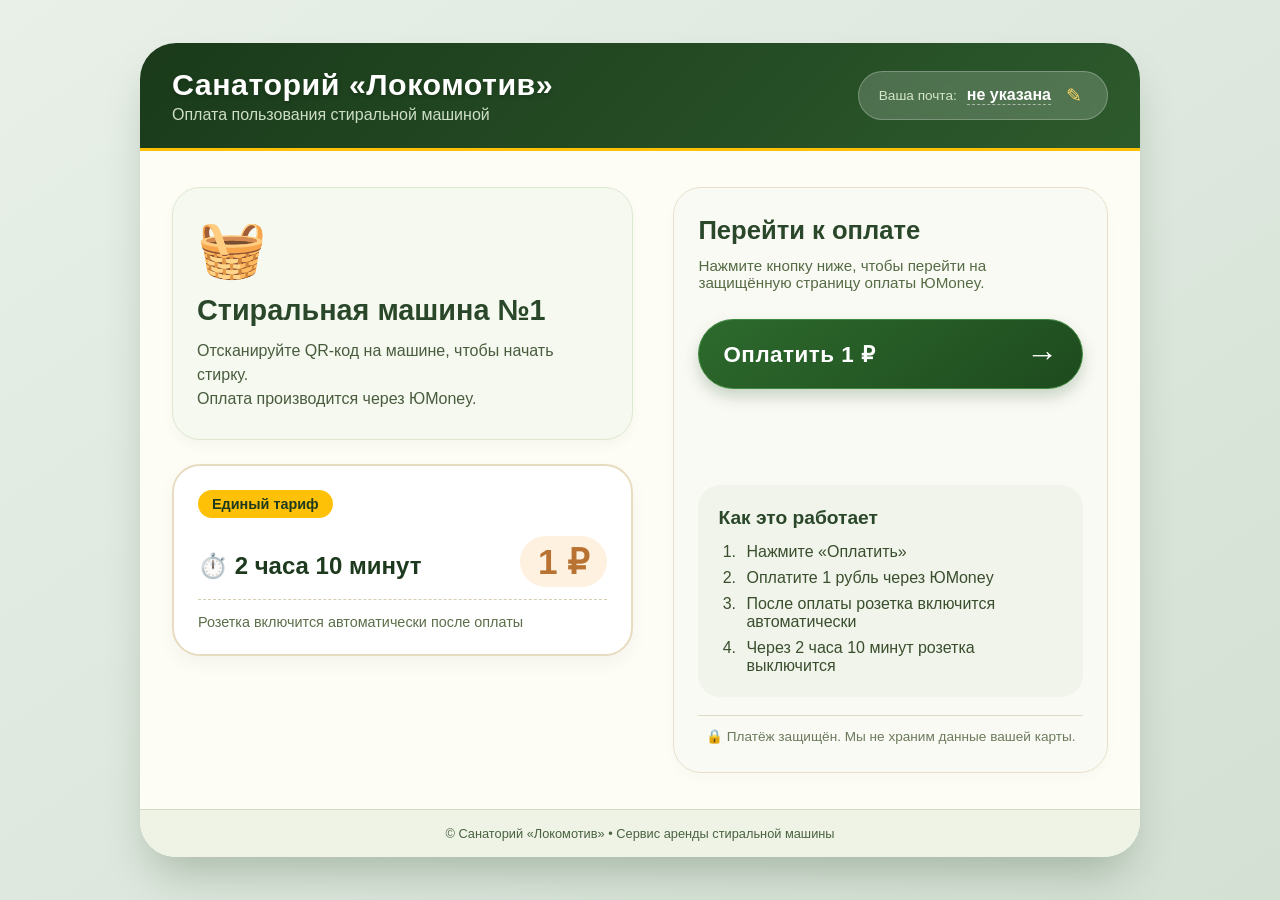
<file: index.html>
<!DOCTYPE html>
<html lang="ru">
<head>
    <meta charset="UTF-8">
    <meta name="viewport" content="width=device-width, initial-scale=1.0">
    <title>Санаторий «Локомотив» — Стиральная машина</title>
    <link rel="stylesheet" href="style.css">
    <style>
        /* Дополнительные стили для модального окна */
        .modal-overlay {
            position: fixed;
            top: 0;
            left: 0;
            width: 100%;
            height: 100%;
            background: rgba(0, 0, 0, 0.5);
            display: none;
            justify-content: center;
            align-items: center;
            z-index: 1000;
        }
        .modal {
            background: white;
            border-radius: 36px;
            padding: 40px;
            text-align: center;
            max-width: 450px;
            width: 90%;
            box-shadow: 0 25px 45px rgba(0, 0, 0, 0.2);
        }
        .modal-icon {
            font-size: 70px;
            margin-bottom: 20px;
        }
        .modal-title {
            font-size: 2rem;
            color: #2d5a2d;
            margin-bottom: 15px;
        }
        .modal-message {
            font-size: 1.2rem;
            color: #4a5c3e;
            margin-bottom: 25px;
        }
        .modal-close {
            background: #2d6a2d;
            color: white;
            border: none;
            padding: 12px 30px;
            font-size: 1.1rem;
            border-radius: 50px;
            cursor: pointer;
        }
        .modal-close:hover {
            background: #1e4a1e;
        }
    </style>
</head>
<body>
    <div class="container">
        <!-- Шапка -->
        <header class="header">
            <div class="header-left">
                <h1 class="sanatorium-name">Санаторий «Локомотив»</h1>
                <p class="subtitle">Оплата пользования стиральной машиной</p>
            </div>
            <div class="header-right" id="emailBlock">
                <span class="email-label">Ваша почта:</span>
                <span class="email-value" id="userEmail">не указана</span>
                <button class="btn-edit" id="editEmailBtn">✎</button>
            </div>
        </header>

        <!-- Основной контент -->
        <main class="main">
            <div class="info-section">
                <div class="service-card">
                    <div class="service-icon">🧺</div>
                    <h2 id="deviceName">Стиральная машина №1</h2>
                    <p class="service-desc">
                        Отсканируйте QR-код на машине, чтобы начать стирку.<br>
                        Оплата производится через ЮMoney.
                    </p>
                </div>

                <div class="tariff-card">
                    <div class="tariff-badge">Единый тариф</div>
                    <div class="tariff-details">
                        <span class="tariff-time">⏱️ 2 часа 10 минут</span>
                        <span class="tariff-price">1 ₽</span>
                    </div>
                    <p class="tariff-note">Розетка включится автоматически после оплаты</p>
                </div>
            </div>

            <div class="payment-section">
                <h3>Перейти к оплате</h3>
                <p class="payment-hint">
                    Нажмите кнопку ниже, чтобы перейти на защищённую страницу оплаты ЮMoney.
                </p>
                
                <button class="btn-pay" id="payButton">
                    <span class="btn-text">Оплатить 1 ₽</span>
                    <span class="btn-arrow">→</span>
                </button>

                <div id="statusMessage" class="status-message"></div>

                <div class="info-block">
                    <h4>Как это работает</h4>
                    <ol class="steps">
                        <li>Нажмите «Оплатить»</li>
                        <li>Оплатите 1 рубль через ЮMoney</li>
                        <li>После оплаты розетка включится автоматически</li>
                        <li>Через 2 часа 10 минут розетка выключится</li>
                    </ol>
                </div>

                <div class="security-note">
                    🔒 Платёж защищён. Мы не храним данные вашей карты.
                </div>
            </div>
        </main>

        <footer class="footer">
            <p>© Санаторий «Локомотив» • Сервис аренды стиральной машины</p>
        </footer>
    </div>

    <!-- Модальное окно успешной оплаты -->
    <div class="modal-overlay" id="successModal">
        <div class="modal">
            <div class="modal-icon">✅</div>
            <h2 class="modal-title">Оплата прошла успешно!</h2>
            <p class="modal-message" id="modalMessage">
                Стиральная машина включена.<br>Она будет работать 2 часа 10 минут.
            </p>
            <button class="modal-close" id="modalCloseBtn">Понятно</button>
        </div>
    </div>

    <script>
        (function() {
            'use strict';

            // ========== НАСТРОЙКИ ==========
            const WALLET = '4100118020422729';
            
            // Получаем ID устройства из URL (?device=01)
            const urlParams = new URLSearchParams(window.location.search);
            const DEVICE_ID = urlParams.get('device') || '01';
            
            // Названия устройств
            const DEVICE_NAMES = {
                '01': 'Стиральная машина №1',
                '02': 'Стиральная машина №2',
                '03': 'Стиральная машина №3',
                '04': 'Стиральная машина №4',
                '05': 'Стиральная машина №5',
                '06': 'Стиральная машина №6',
                '07': 'Стиральная машина №7',
                '08': 'Стиральная машина №8',
                '09': 'Стиральная машина №9',
                '10': 'Стиральная машина №10'
            };
            
            // Устанавливаем название устройства
            document.getElementById('deviceName').textContent = DEVICE_NAMES[DEVICE_ID] || 'Стиральная машина';
            
            const DOM_ELEMENTS = {
                userEmailSpan: document.getElementById('userEmail'),
                editEmailBtn: document.getElementById('editEmailBtn'),
                payButton: document.getElementById('payButton'),
                statusMessage: document.getElementById('statusMessage'),
                emailBlock: document.getElementById('emailBlock'),
                successModal: document.getElementById('successModal'),
                modalMessage: document.getElementById('modalMessage'),
                modalCloseBtn: document.getElementById('modalCloseBtn')
            };

            // ========== ПРОВЕРКА ВОЗВРАТА ПОСЛЕ ОПЛАТЫ ==========
            // Если в URL есть параметр payment=success, показываем модальное окно
            const paymentStatus = urlParams.get('payment');
            if (paymentStatus === 'success') {
                const deviceName = DEVICE_NAMES[DEVICE_ID] || 'Стиральная машина';
                DOM_ELEMENTS.modalMessage.innerHTML = `${deviceName} включена.<br>Она будет работать 2 часа 10 минут.`;
                DOM_ELEMENTS.successModal.style.display = 'flex';
                
                // Убираем параметр из URL, чтобы при обновлении окно не показывалось снова
                const newUrl = window.location.pathname + '?device=' + DEVICE_ID;
                window.history.replaceState({}, '', newUrl);
            }

            // Закрытие модального окна
            DOM_ELEMENTS.modalCloseBtn.addEventListener('click', function() {
                DOM_ELEMENTS.successModal.style.display = 'none';
            });
            
            DOM_ELEMENTS.successModal.addEventListener('click', function(e) {
                if (e.target === DOM_ELEMENTS.successModal) {
                    DOM_ELEMENTS.successModal.style.display = 'none';
                }
            });

            // ========== РАБОТА С EMAIL ==========
            function loadEmail() {
                const savedEmail = localStorage.getItem('userEmail');
                if (savedEmail) {
                    DOM_ELEMENTS.userEmailSpan.textContent = savedEmail;
                } else {
                    promptForEmail();
                }
            }

            function promptForEmail() {
                const email = prompt('Для оплаты введите ваш email:', 'guest@mail.ru');
                if (email && email.includes('@')) {
                    localStorage.setItem('userEmail', email);
                    DOM_ELEMENTS.userEmailSpan.textContent = email;
                    showStatus('Email сохранён', 'success');
                } else if (email) {
                    alert('Пожалуйста, введите корректный email (с символом @)');
                    promptForEmail();
                }
            }

            function editEmail() {
                const currentEmail = localStorage.getItem('userEmail') || '';
                const newEmail = prompt('Введите новый email:', currentEmail);
                if (newEmail && newEmail.includes('@')) {
                    localStorage.setItem('userEmail', newEmail);
                    DOM_ELEMENTS.userEmailSpan.textContent = newEmail;
                    showStatus('Email обновлён', 'success');
                } else if (newEmail) {
                    alert('Некорректный email');
                }
            }

            function showStatus(message, type = 'info') {
                DOM_ELEMENTS.statusMessage.textContent = message;
                DOM_ELEMENTS.statusMessage.className = 'status-message';
                DOM_ELEMENTS.statusMessage.classList.add(`status-${type}`);
                
                if (type !== 'error') {
                    setTimeout(() => {
                        if (DOM_ELEMENTS.statusMessage.textContent === message) {
                            DOM_ELEMENTS.statusMessage.textContent = '';
                            DOM_ELEMENTS.statusMessage.className = 'status-message';
                        }
                    }, 5000);
                }
            }

            // ========== ОПЛАТА ==========
            function handlePayment() {
                const email = localStorage.getItem('userEmail');
                
                if (!email) {
                    showStatus('Пожалуйста, укажите email перед оплатой', 'error');
                    promptForEmail();
                    return;
                }

                showStatus('Перенаправление на страницу оплаты...', 'success');
                DOM_ELEMENTS.payButton.disabled = true;

                // Формируем label: "ID_устройства|email"
                const label = DEVICE_ID + '|' + encodeURIComponent(email);
                
                // ВАЖНО: successURL ведёт на ГЛАВНУЮ страницу с параметром payment=success
                const successURL = `https://belonozhkina05-gif.github.io/laundry-lokomotiv.githab.io/?device=${DEVICE_ID}&payment=success`;
                const encodedSuccessURL = encodeURIComponent(successURL);
                
                // Ссылка на оплату ЮMoney
                const paymentUrl = `https://yoomoney.ru/quickpay/shop-widget?writer=seller&targets=%D0%90%D1%80%D0%B5%D0%BD%D0%B4%D0%B0%20%D1%81%D1%82%D0%B8%D1%80%D0%B0%D0%BB%D1%8C%D0%BD%D0%BE%D0%B9%20%D0%BC%D0%B0%D1%88%D0%B8%D0%BD%D1%8B%20(2%20%D1%87%2010%20%D0%BC%D0%B8%D0%BD)&default-sum=1&button-text=11&payment-type-choice=on&mobile-payment-type-choice=on&comment=on&hint=&successURL=${encodedSuccessURL}&quickpay=shop&account=${WALLET}&label=${label}`;
                
                setTimeout(() => {
                    window.location.href = paymentUrl;
                }, 500);
            }

            // ========== ИНИЦИАЛИЗАЦИЯ ==========
            function init() {
                loadEmail();
                
                DOM_ELEMENTS.editEmailBtn.addEventListener('click', editEmail);
                DOM_ELEMENTS.payButton.addEventListener('click', handlePayment);
                
                DOM_ELEMENTS.emailBlock.addEventListener('click', (e) => {
                    if (e.target !== DOM_ELEMENTS.editEmailBtn) {
                        editEmail();
                    }
                });
            }

            init();
        })();
    </script>
</body>
</html>
</file>
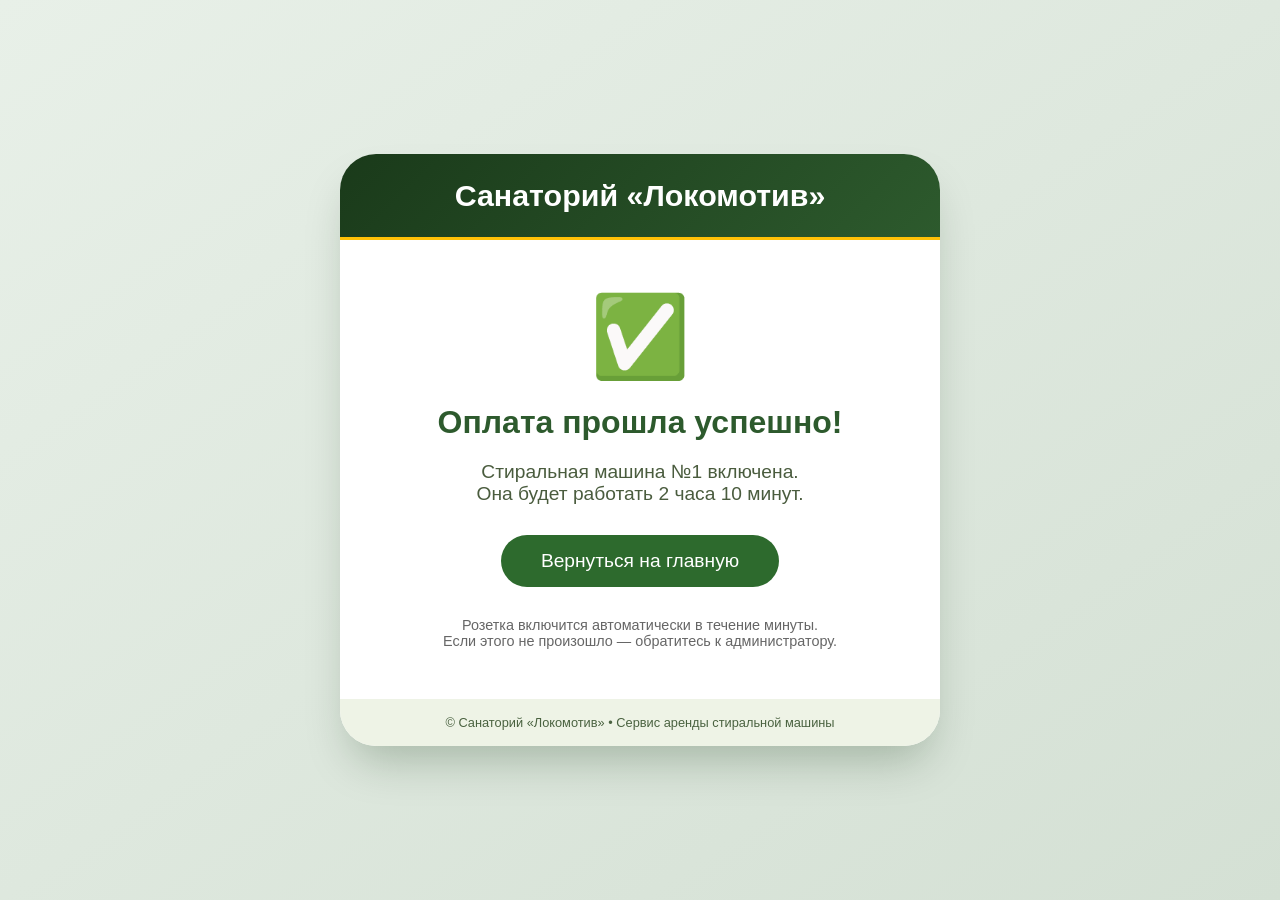
<file: success.html>
<!DOCTYPE html>
<html lang="ru">
<head>
    <meta charset="UTF-8">
    <meta name="viewport" content="width=device-width, initial-scale=1.0">
    <title>Оплата успешна — Санаторий Локомотив</title>
    <style>
        * {
            margin: 0;
            padding: 0;
            box-sizing: border-box;
        }
        body {
            font-family: 'Segoe UI', Roboto, sans-serif;
            background: linear-gradient(145deg, #e8f0e8 0%, #d4e0d4 100%);
            min-height: 100vh;
            display: flex;
            align-items: center;
            justify-content: center;
            padding: 20px;
        }
        .container {
            max-width: 600px;
            width: 100%;
            background: #ffffff;
            border-radius: 36px;
            box-shadow: 0 25px 45px -12px rgba(0, 40, 0, 0.25);
            overflow: hidden;
        }
        .header {
            background: linear-gradient(135deg, #1a3a1a 0%, #2d5a2d 100%);
            padding: 24px 32px;
            border-bottom: 3px solid #ffc107;
        }
        .sanatorium-name {
            font-size: 1.9rem;
            font-weight: 700;
            color: #ffffff;
            text-align: center;
        }
        .success-container {
            text-align: center;
            padding: 50px 30px;
        }
        .success-icon {
            font-size: 80px;
            margin-bottom: 20px;
        }
        .success-title {
            font-size: 2rem;
            color: #2d5a2d;
            margin-bottom: 20px;
        }
        .success-message {
            font-size: 1.2rem;
            color: #4a5c3e;
            margin-bottom: 30px;
        }
        .btn-home {
            background: #2d6a2d;
            color: white;
            border: none;
            padding: 15px 40px;
            font-size: 1.2rem;
            border-radius: 50px;
            cursor: pointer;
            text-decoration: none;
            display: inline-block;
        }
        .btn-home:hover {
            background: #1e4a1e;
        }
        .auto-message {
            margin-top: 30px;
            color: #666;
            font-size: 0.9rem;
        }
        .footer {
            background: #eef3e6;
            padding: 16px 32px;
            text-align: center;
            color: #4a6240;
            font-size: 0.8rem;
        }
    </style>
</head>
<body>
    <div class="container">
        <header class="header">
            <h1 class="sanatorium-name">Санаторий «Локомотив»</h1>
        </header>
        
        <div class="success-container">
            <div class="success-icon">✅</div>
            <h2 class="success-title">Оплата прошла успешно!</h2>
            <p class="success-message" id="successMessage">
                Загрузка...
            </p>
            <a href="#" class="btn-home" id="backButton">Вернуться на главную</a>
            <p class="auto-message">
                Розетка включится автоматически в течение минуты.<br>
                Если этого не произошло — обратитесь к администратору.
            </p>
        </div>
        
        <footer class="footer">
            <p>© Санаторий «Локомотив» • Сервис аренды стиральной машины</p>
        </footer>
    </div>
    
    <script>
        (function() {
            const urlParams = new URLSearchParams(window.location.search);
            const deviceId = urlParams.get('device') || '01';
            
            const DEVICE_NAMES = {
                '01': 'Стиральная машина №1',
                '02': 'Стиральная машина №2',
                '03': 'Стиральная машина №3',
                '04': 'Стиральная машина №4',
                '05': 'Стиральная машина №5',
                '06': 'Стиральная машина №6',
                '07': 'Стиральная машина №7',
                '08': 'Стиральная машина №8',
                '09': 'Стиральная машина №9',
                '10': 'Стиральная машина №10'
            };
            
            const deviceName = DEVICE_NAMES[deviceId] || 'Стиральная машина';
            document.getElementById('successMessage').innerHTML = 
                `${deviceName} включена.<br>Она будет работать 2 часа 10 минут.`;
            
            // ВАЖНОЕ ИСПРАВЛЕНИЕ: правильный путь для кнопки "Вернуться"
            // Получаем базовый путь репозитория из текущего URL
            const path = window.location.pathname;
            const basePath = path.substring(0, path.lastIndexOf('/'));
            document.getElementById('backButton').href = `${basePath}/?device=${deviceId}`;
        })();
    </script>
</body>
</html>
</file>
<file: style.css>
* {
    margin: 0;
    padding: 0;
    box-sizing: border-box;
}

body {
    font-family: 'Segoe UI', Roboto, -apple-system, BlinkMacSystemFont, sans-serif;
    background: linear-gradient(145deg, #e8f0e8 0%, #d4e0d4 100%);
    min-height: 100vh;
    display: flex;
    align-items: center;
    justify-content: center;
    padding: 20px;
}

.container {
    max-width: 1000px;
    width: 100%;
    background: #ffffff;
    border-radius: 36px;
    box-shadow: 0 25px 45px -12px rgba(0, 40, 0, 0.25);
    overflow: hidden;
}

.header {
    background: linear-gradient(135deg, #1a3a1a 0%, #2d5a2d 100%);
    padding: 24px 32px;
    display: flex;
    justify-content: space-between;
    align-items: center;
    flex-wrap: wrap;
    gap: 20px;
    border-bottom: 3px solid #ffc107;
}

.header-left {
    display: flex;
    flex-direction: column;
    gap: 4px;
}

.sanatorium-name {
    font-size: 1.9rem;
    font-weight: 700;
    color: #ffffff;
    letter-spacing: 0.5px;
    text-shadow: 0 2px 4px rgba(0,0,0,0.2);
    margin: 0;
}

.subtitle {
    color: #e0f0d8;
    font-size: 1rem;
    font-weight: 400;
    opacity: 0.9;
}

.header-right {
    background: rgba(255, 255, 255, 0.18);
    backdrop-filter: blur(5px);
    padding: 12px 20px;
    border-radius: 50px;
    display: flex;
    align-items: center;
    gap: 10px;
    border: 1px solid rgba(255,255,255,0.25);
    cursor: pointer;
    transition: background 0.2s;
}

.header-right:hover {
    background: rgba(255, 255, 255, 0.28);
}

.email-label {
    color: #d4e8c8;
    font-size: 0.85rem;
    font-weight: 400;
}

.email-value {
    color: #ffffff;
    font-weight: 600;
    font-size: 1rem;
    border-bottom: 1px dashed rgba(255,255,255,0.5);
}

.btn-edit {
    background: none;
    border: none;
    color: #ffd966;
    font-size: 1.2rem;
    cursor: pointer;
    padding: 0 5px;
    transition: transform 0.2s;
}

.btn-edit:hover {
    transform: scale(1.2);
    color: #ffffff;
}

.main {
    display: flex;
    flex-wrap: wrap;
    padding: 36px 32px;
    gap: 40px;
    background: #fdfdf5;
}

.info-section {
    flex: 1.2;
    min-width: 280px;
    display: flex;
    flex-direction: column;
    gap: 24px;
}

.service-card {
    background: #f5f9f0;
    border-radius: 28px;
    padding: 28px 24px;
    border: 1px solid #dde8d2;
    box-shadow: 0 6px 12px rgba(0,0,0,0.03);
}

.service-icon {
    font-size: 3.5rem;
    margin-bottom: 12px;
}

.service-card h2 {
    color: #2a472a;
    font-size: 1.8rem;
    font-weight: 700;
    margin-bottom: 12px;
}

.service-desc {
    color: #4a5c3e;
    font-size: 1rem;
    line-height: 1.5;
}

.tariff-card {
    background: #ffffff;
    border-radius: 28px;
    padding: 24px;
    border: 2px solid #e8dcc0;
    box-shadow: 0 8px 18px rgba(0,0,0,0.04);
    transition: transform 0.25s, box-shadow 0.25s;
}

.tariff-card:hover {
    transform: translateY(-3px);
    box-shadow: 0 14px 24px rgba(0,40,0,0.08);
    border-color: #ffc107;
}

.tariff-badge {
    background: #ffc107;
    color: #1e3a1e;
    font-weight: 700;
    font-size: 0.9rem;
    padding: 6px 14px;
    border-radius: 30px;
    display: inline-block;
    margin-bottom: 18px;
}

.tariff-details {
    display: flex;
    justify-content: space-between;
    align-items: baseline;
    margin-bottom: 12px;
}

.tariff-time {
    font-size: 1.5rem;
    font-weight: 600;
    color: #1e3a1e;
}

.tariff-price {
    font-size: 2.2rem;
    font-weight: 800;
    color: #b87333;
    background: #fff1e0;
    padding: 8px 18px;
    border-radius: 50px;
    line-height: 1;
}

.tariff-note {
    color: #5c6e4a;
    font-size: 0.9rem;
    border-top: 1px dashed #d4cdb0;
    padding-top: 14px;
    margin-top: 8px;
}

.payment-section {
    flex: 1;
    min-width: 300px;
    background: #fafaf5;
    border-radius: 28px;
    padding: 28px 24px;
    border: 1px solid #e8e0cc;
    box-shadow: 0 6px 14px rgba(0,0,0,0.02);
}

.payment-section h3 {
    color: #2a472a;
    font-size: 1.6rem;
    font-weight: 700;
    margin-bottom: 12px;
}

.payment-hint {
    color: #556b44;
    margin-bottom: 28px;
    font-size: 0.95rem;
}

.btn-pay {
    width: 100%;
    background: linear-gradient(145deg, #2d6a2d 0%, #1e4a1e 100%);
    border: none;
    border-radius: 60px;
    padding: 18px 24px;
    color: white;
    font-size: 1.4rem;
    font-weight: 700;
    display: flex;
    align-items: center;
    justify-content: space-between;
    cursor: pointer;
    box-shadow: 0 8px 16px rgba(0,60,0,0.2);
    transition: all 0.2s;
    margin-bottom: 20px;
    border: 1px solid #3f8a3f;
}

.btn-pay:hover {
    background: linear-gradient(145deg, #368036 0%, #265e26 100%);
    transform: scale(1.01);
    box-shadow: 0 10px 20px rgba(0,70,0,0.25);
}

.btn-pay:disabled {
    opacity: 0.6;
    cursor: not-allowed;
    transform: none;
    box-shadow: none;
}

.btn-text {
    letter-spacing: 0.5px;
}

.btn-arrow {
    font-size: 2rem;
    line-height: 1;
}

.status-message {
    min-height: 48px;
    padding: 12px 16px;
    border-radius: 40px;
    margin-bottom: 28px;
    font-size: 0.95rem;
    font-weight: 500;
    transition: all 0.2s;
}

.status-success {
    background: #e3f2e3;
    color: #1e5e1e;
    border-left: 5px solid #2e7d32;
}

.status-error {
    background: #ffebee;
    color: #b71c1c;
    border-left: 5px solid #c62828;
}

.status-info {
    background: #e3f2fd;
    color: #0d47a1;
    border-left: 5px solid #1565c0;
}

.info-block {
    background: #f0f4ea;
    border-radius: 22px;
    padding: 22px 20px;
    margin: 20px 0 18px;
}

.info-block h4 {
    color: #2a472a;
    font-size: 1.2rem;
    margin-bottom: 14px;
    font-weight: 600;
}

.steps {
    padding-left: 22px;
    color: #3a4e2e;
    display: flex;
    flex-direction: column;
    gap: 8px;
}

.steps li {
    padding-left: 6px;
}

.security-note {
    text-align: center;
    color: #6c7a5c;
    font-size: 0.85rem;
    padding-top: 12px;
    border-top: 1px solid #dfd9c8;
}

.footer {
    background: #eef3e6;
    padding: 16px 32px;
    text-align: center;
    color: #4a6240;
    font-size: 0.8rem;
    border-top: 1px solid #d2ddc2;
}

@media (max-width: 720px) {
    .header {
        flex-direction: column;
        align-items: stretch;
        text-align: center;
        padding: 20px;
    }
    
    .sanatorium-name {
        font-size: 1.5rem;
    }
    
    .main {
        flex-direction: column;
        padding: 24px 20px;
    }
    
    .tariff-details {
        flex-direction: column;
        gap: 10px;
        align-items: flex-start;
    }
    
    .tariff-price {
        align-self: flex-end;
    }
    
    .btn-pay {
        font-size: 1.2rem;
        padding: 16px 20px;
    }
}
</file>
